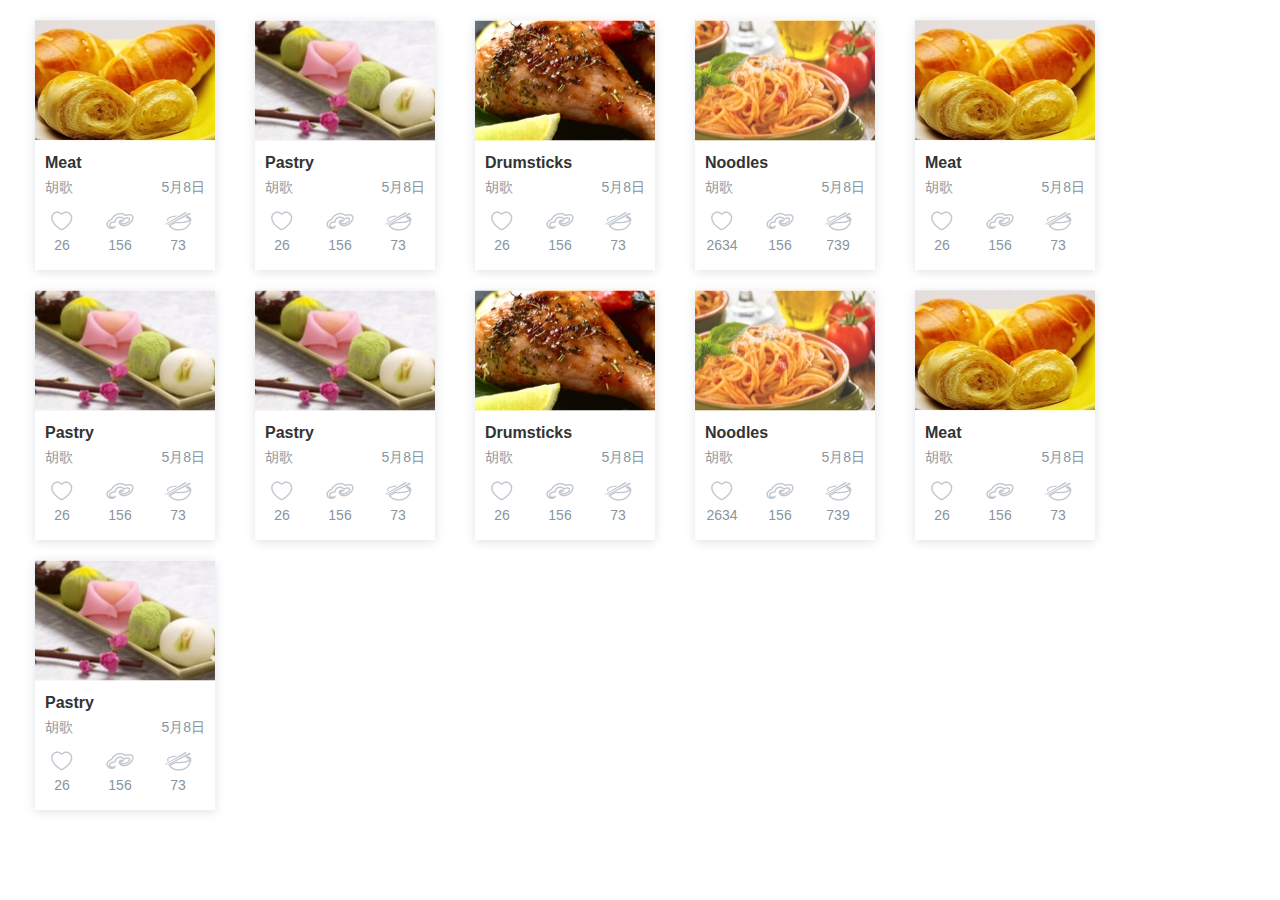
<file: fragrant.html>
<!DOCTYPE html>
<html lang="en">
<head>
    <meta charset="UTF-8">
    <title>菜品集</title>
    <meta name="viewport" content="width=device-width, initial-scale=1, maximum-scale=1, user-scalable-no" />
    <link rel="stylesheet" href="lib/css/bootstrap.min.css">
    <link rel="stylesheet" href="lib/css/fragrant.css">
</head>
<body>
<div class="container-fluid">
    <div class="row" id="frangrant1">
        <div class="pic1">
            <img src="lib/img/fragrant_pic1.jpg" />
        </div>
        <div class="fragrant_introduce">
            <p class="fragrant_name">Meat</p>
            <div class="fragrant_tt">
                <span class="fragrant_time">5月8日</span>
                <span class="fragrant_teacher">胡歌</span>
            </div>
            <div class="fragrant_data">
                <ul class="fragrant_ul">
                    <li class="fragrant_data_img_left">
                        <div class="fragrant_data_img1">
                            <img src="lib/img/icon_color.png">
                        </div>
                        <div class="fragrant_data_num">26</div>
                    </li>
                    <li class="fragrant_data_img_center">
                        <div class="fragrant_data_img2">
                            <img src="lib/img/icon_fragrant.png" >
                        </div>
                        <div class="fragrant_data_num">156</div>
                    </li>

                    <li class="fragrant_data_img_right">
                        <div class="fragrant_data_img3">
                            <div class="fragrant_data_img2">
                                <img src="lib/img/icon_eat.png" >
                            </div>
                        </div>
                        <div class="fragrant_data_num">73</div>
                    </li>
                </ul>
            </div>
        </div>
    </div>

    <div class="row">
        <div class="pic1">
            <img src="lib/img/fragrant_pic2.jpg" />
        </div>
        <div class="fragrant_introduce">
            <p class="fragrant_name">Pastry</p>
            <div class="fragrant_tt">
                <span class="fragrant_time">5月8日</span>
                <span class="fragrant_teacher">胡歌</span>
            </div>
            <div class="fragrant_data">
                <ul class="fragrant_ul">
                    <li class="fragrant_data_img_left">
                        <div class="fragrant_data_img1">
                            <img src="lib/img/icon_color.png">
                        </div>
                        <div class="fragrant_data_num">26</div>
                    </li>
                    <li class="fragrant_data_img_center">
                        <div class="fragrant_data_img2">
                            <img src="lib/img/icon_fragrant.png" >
                        </div>
                        <div class="fragrant_data_num">156</div>
                    </li>

                    <li class="fragrant_data_img_right">
                        <div class="fragrant_data_img3">
                            <div class="fragrant_data_img2">
                                <img src="lib/img/icon_eat.png" >
                            </div>
                        </div>
                        <div class="fragrant_data_num">73</div>
                    </li>
                </ul>
            </div>
        </div>
    </div>

    <div class="row">
        <div class="pic1">
            <img src="lib/img/fragrant_pic3.jpg" />
        </div>
        <div class="fragrant_introduce">
            <p class="fragrant_name">Drumsticks</p>
            <div class="fragrant_tt">
                <span class="fragrant_time">5月8日</span>
                <span class="fragrant_teacher">胡歌</span>
            </div>
            <div class="fragrant_data">
                <ul class="fragrant_ul">
                    <li class="fragrant_data_img_left">
                        <div class="fragrant_data_img1">
                            <img src="lib/img/icon_color.png">
                        </div>
                        <div class="fragrant_data_num">26</div>
                    </li>
                    <li class="fragrant_data_img_center">
                        <div class="fragrant_data_img2">
                            <img src="lib/img/icon_fragrant.png" >
                        </div>
                        <div class="fragrant_data_num">156</div>
                    </li>

                    <li class="fragrant_data_img_right">
                        <div class="fragrant_data_img3">
                            <div class="fragrant_data_img2">
                                <img src="lib/img/icon_eat.png" >
                            </div>
                        </div>
                        <div class="fragrant_data_num">73</div>
                    </li>
                </ul>
            </div>
        </div>
    </div>

    <div class="row">
        <div class="pic1">
            <img src="lib/img/fragrant_pic4.jpg" />
        </div>
        <div class="fragrant_introduce">
            <p class="fragrant_name">Noodles</p>
            <div class="fragrant_tt">
                <span class="fragrant_time">5月8日</span>
                <span class="fragrant_teacher">胡歌</span>
            </div>
            <div class="fragrant_data">
                <ul class="fragrant_ul">
                    <li class="fragrant_data_img_left">
                        <div class="fragrant_data_img1">
                            <img src="lib/img/icon_color.png">
                        </div>
                        <div class="fragrant_data_num">2634</div>
                    </li>
                    <li class="fragrant_data_img_center">
                        <div class="fragrant_data_img2">
                            <img src="lib/img/icon_fragrant.png" >
                        </div>
                        <div class="fragrant_data_num">156</div>
                    </li>

                    <li class="fragrant_data_img_right">
                        <div class="fragrant_data_img3">
                            <div class="fragrant_data_img2">
                                <img src="lib/img/icon_eat.png" >
                            </div>
                        </div>
                        <div class="fragrant_data_num">739</div>
                    </li>
                </ul>
            </div>
        </div>
    </div>

    <div class="row">
        <div class="pic1">
            <img src="lib/img/fragrant_pic1.jpg" />
        </div>
        <div class="fragrant_introduce">
            <p class="fragrant_name">Meat</p>
            <div class="fragrant_tt">
                <span class="fragrant_time">5月8日</span>
                <span class="fragrant_teacher">胡歌</span>
            </div>
            <div class="fragrant_data">
                <ul class="fragrant_ul">
                    <li class="fragrant_data_img_left">
                        <div class="fragrant_data_img1">
                            <img src="lib/img/icon_color.png">
                        </div>
                        <div class="fragrant_data_num">26</div>
                    </li>
                    <li class="fragrant_data_img_center">
                        <div class="fragrant_data_img2">
                            <img src="lib/img/icon_fragrant.png" >
                        </div>
                        <div class="fragrant_data_num">156</div>
                    </li>

                    <li class="fragrant_data_img_right">
                        <div class="fragrant_data_img3">
                            <div class="fragrant_data_img2">
                                <img src="lib/img/icon_eat.png" >
                            </div>
                        </div>
                        <div class="fragrant_data_num">73</div>
                    </li>
                </ul>
            </div>
        </div>
    </div>

    <div class="row">
        <div class="pic1">
            <img src="lib/img/fragrant_pic2.jpg" />
        </div>
        <div class="fragrant_introduce">
            <p class="fragrant_name">Pastry</p>
            <div class="fragrant_tt">
                <span class="fragrant_time">5月8日</span>
                <span class="fragrant_teacher">胡歌</span>
            </div>
            <div class="fragrant_data">
                <ul class="fragrant_ul">
                    <li class="fragrant_data_img_left">
                        <div class="fragrant_data_img1">
                            <img src="lib/img/icon_color.png">
                        </div>
                        <div class="fragrant_data_num">26</div>
                    </li>
                    <li class="fragrant_data_img_center">
                        <div class="fragrant_data_img2">
                            <img src="lib/img/icon_fragrant.png" >
                        </div>
                        <div class="fragrant_data_num">156</div>
                    </li>

                    <li class="fragrant_data_img_right">
                        <div class="fragrant_data_img3">
                            <div class="fragrant_data_img2">
                                <img src="lib/img/icon_eat.png" >
                            </div>
                        </div>
                        <div class="fragrant_data_num">73</div>
                    </li>
                </ul>
            </div>
        </div>
    </div>

    <div class="row">
        <div class="pic1">
            <img src="lib/img/fragrant_pic2.jpg" />
        </div>
        <div class="fragrant_introduce">
            <p class="fragrant_name">Pastry</p>
            <div class="fragrant_tt">
                <span class="fragrant_time">5月8日</span>
                <span class="fragrant_teacher">胡歌</span>
            </div>
            <div class="fragrant_data">
                <ul class="fragrant_ul">
                    <li class="fragrant_data_img_left">
                        <div class="fragrant_data_img1">
                            <img src="lib/img/icon_color.png">
                        </div>
                        <div class="fragrant_data_num">26</div>
                    </li>
                    <li class="fragrant_data_img_center">
                        <div class="fragrant_data_img2">
                            <img src="lib/img/icon_fragrant.png" >
                        </div>
                        <div class="fragrant_data_num">156</div>
                    </li>

                    <li class="fragrant_data_img_right">
                        <div class="fragrant_data_img3">
                            <div class="fragrant_data_img2">
                                <img src="lib/img/icon_eat.png" >
                            </div>
                        </div>
                        <div class="fragrant_data_num">73</div>
                    </li>
                </ul>
            </div>
        </div>
    </div>

    <div class="row">
        <div class="pic1">
            <img src="lib/img/fragrant_pic3.jpg" />
        </div>
        <div class="fragrant_introduce">
            <p class="fragrant_name">Drumsticks</p>
            <div class="fragrant_tt">
                <span class="fragrant_time">5月8日</span>
                <span class="fragrant_teacher">胡歌</span>
            </div>
            <div class="fragrant_data">
                <ul class="fragrant_ul">
                    <li class="fragrant_data_img_left">
                        <div class="fragrant_data_img1">
                            <img src="lib/img/icon_color.png">
                        </div>
                        <div class="fragrant_data_num">26</div>
                    </li>
                    <li class="fragrant_data_img_center">
                        <div class="fragrant_data_img2">
                            <img src="lib/img/icon_fragrant.png" >
                        </div>
                        <div class="fragrant_data_num">156</div>
                    </li>

                    <li class="fragrant_data_img_right">
                        <div class="fragrant_data_img3">
                            <div class="fragrant_data_img2">
                                <img src="lib/img/icon_eat.png" >
                            </div>
                        </div>
                        <div class="fragrant_data_num">73</div>
                    </li>
                </ul>
            </div>
        </div>
    </div>

    <div class="row">
        <div class="pic1">
            <img src="lib/img/fragrant_pic4.jpg" />
        </div>
        <div class="fragrant_introduce">
            <p class="fragrant_name">Noodles</p>
            <div class="fragrant_tt">
                <span class="fragrant_time">5月8日</span>
                <span class="fragrant_teacher">胡歌</span>
            </div>
            <div class="fragrant_data">
                <ul class="fragrant_ul">
                    <li class="fragrant_data_img_left">
                        <div class="fragrant_data_img1">
                            <img src="lib/img/icon_color.png">
                        </div>
                        <div class="fragrant_data_num">2634</div>
                    </li>
                    <li class="fragrant_data_img_center">
                        <div class="fragrant_data_img2">
                            <img src="lib/img/icon_fragrant.png" >
                        </div>
                        <div class="fragrant_data_num">156</div>
                    </li>

                    <li class="fragrant_data_img_right">
                        <div class="fragrant_data_img3">
                            <div class="fragrant_data_img2">
                                <img src="lib/img/icon_eat.png" >
                            </div>
                        </div>
                        <div class="fragrant_data_num">739</div>
                    </li>
                </ul>
            </div>
        </div>
    </div>

    <div class="row">
        <div class="pic1">
            <img src="lib/img/fragrant_pic1.jpg" />
        </div>
        <div class="fragrant_introduce">
            <p class="fragrant_name">Meat</p>
            <div class="fragrant_tt">
                <span class="fragrant_time">5月8日</span>
                <span class="fragrant_teacher">胡歌</span>
            </div>
            <div class="fragrant_data">
                <ul class="fragrant_ul">
                    <li class="fragrant_data_img_left">
                        <div class="fragrant_data_img1">
                            <img src="lib/img/icon_color.png">
                        </div>
                        <div class="fragrant_data_num">26</div>
                    </li>
                    <li class="fragrant_data_img_center">
                        <div class="fragrant_data_img2">
                            <img src="lib/img/icon_fragrant.png" >
                        </div>
                        <div class="fragrant_data_num">156</div>
                    </li>

                    <li class="fragrant_data_img_right">
                        <div class="fragrant_data_img3">
                            <div class="fragrant_data_img2">
                                <img src="lib/img/icon_eat.png" >
                            </div>
                        </div>
                        <div class="fragrant_data_num">73</div>
                    </li>
                </ul>
            </div>
        </div>
    </div>

    <div class="row">
        <div class="pic1">
            <img src="lib/img/fragrant_pic2.jpg" />
        </div>
        <div class="fragrant_introduce">
            <p class="fragrant_name">Pastry</p>
            <div class="fragrant_tt">
                <span class="fragrant_time">5月8日</span>
                <span class="fragrant_teacher">胡歌</span>
            </div>
            <div class="fragrant_data">
                <ul class="fragrant_ul">
                    <li class="fragrant_data_img_left">
                        <div class="fragrant_data_img1">
                            <img src="lib/img/icon_color.png">
                        </div>
                        <div class="fragrant_data_num">26</div>
                    </li>
                    <li class="fragrant_data_img_center">
                        <div class="fragrant_data_img2">
                            <img src="lib/img/icon_fragrant.png" >
                        </div>
                        <div class="fragrant_data_num">156</div>
                    </li>

                    <li class="fragrant_data_img_right">
                        <div class="fragrant_data_img3">
                            <div class="fragrant_data_img2">
                                <img src="lib/img/icon_eat.png" >
                            </div>
                        </div>
                        <div class="fragrant_data_num">73</div>
                    </li>
                </ul>
            </div>
        </div>
    </div>
</div>
    <script>
        var oFrangrant1 = document.getElementById("frangrant1");
        oFrangrant1.onclick = function(){
            window.open('comment.html');
        }
    </script>
</body>
</html>
</file>
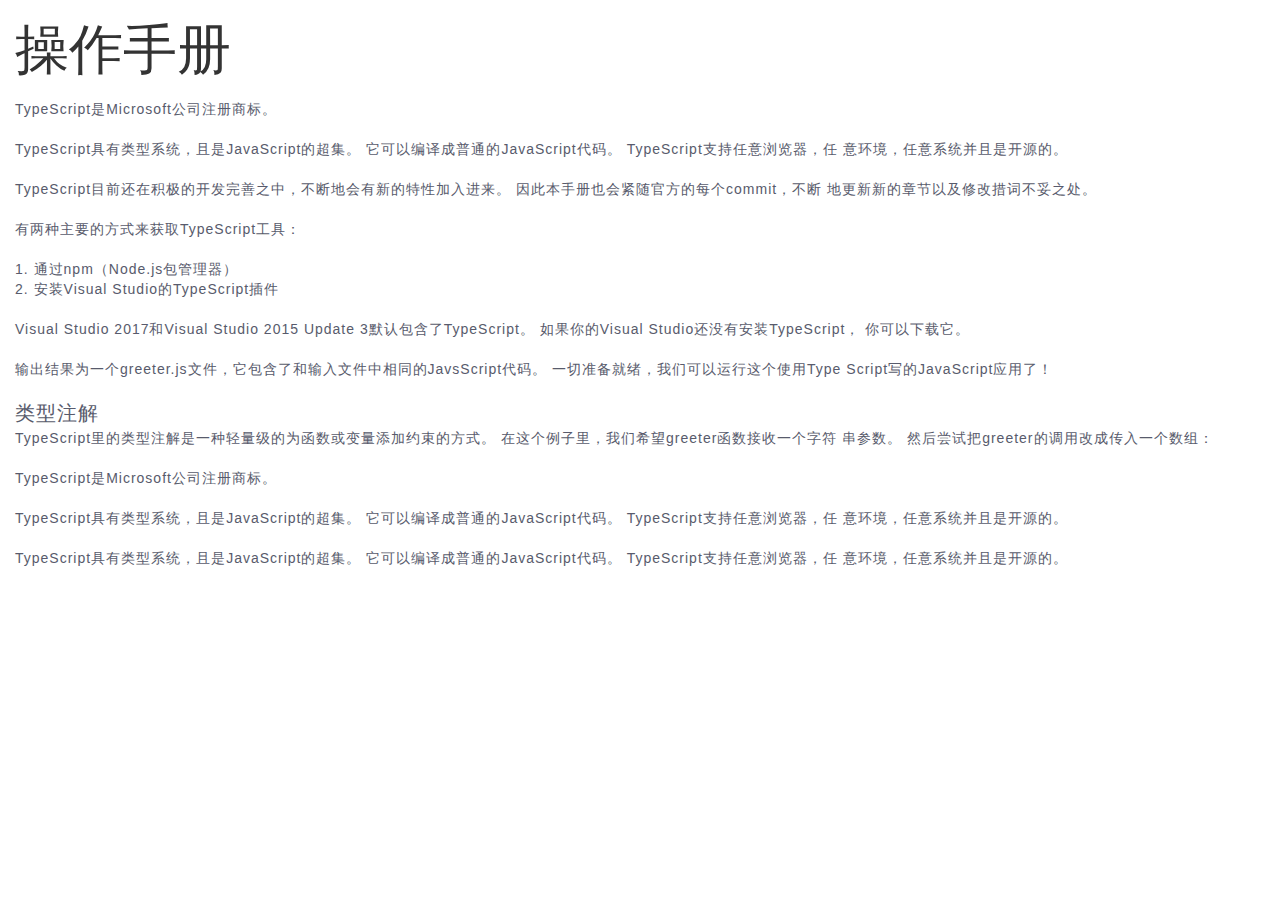
<file: manual.html>
<!DOCTYPE html>
<html lang="en">
<head>
    <meta charset="UTF-8">
    <title>操作手册</title>
    <meta name="viewport" content="width=device-width, initial-scale=1, maximum-scale=1, user-scalable-no" />
    <link rel="stylesheet" href="lib/css/bootstrap.min.css">
    <link rel="stylesheet" href="lib/css/manual.css">
</head>
<body>
    <div class="container-fluid">
        <h2 class="manual_title">操作手册</h2>
        <p class="manual_content">
            TypeScript是Microsoft公司注册商标。<br /><br />

            TypeScript具有类型系统，且是JavaScript的超集。 它可以编译成普通的JavaScript代码。 TypeScript支持任意浏览器，任
            意环境，任意系统并且是开源的。<br /><br />

            TypeScript目前还在积极的开发完善之中，不断地会有新的特性加入进来。 因此本手册也会紧随官方的每个commit，不断
            地更新新的章节以及修改措词不妥之处。<br /><br />

            有两种主要的方式来获取TypeScript工具：<br /><br />

            1. 通过npm（Node.js包管理器）<br />
            2. 安装Visual Studio的TypeScript插件<br /><br />

            Visual Studio 2017和Visual Studio 2015 Update 3默认包含了TypeScript。 如果你的Visual Studio还没有安装TypeScript，
            你可以下载它。<br /><br />

            输出结果为一个greeter.js文件，它包含了和输入文件中相同的JavsScript代码。 一切准备就绪，我们可以运行这个使用Type
            Script写的JavaScript应用了！<br /><br />

            <span class="manual_lit">类型注解</span><br />
            TypeScript里的类型注解是一种轻量级的为函数或变量添加约束的方式。 在这个例子里，我们希望greeter函数接收一个字符
            串参数。 然后尝试把greeter的调用改成传入一个数组：<br /><br />

            TypeScript是Microsoft公司注册商标。<br /><br />

            TypeScript具有类型系统，且是JavaScript的超集。 它可以编译成普通的JavaScript代码。 TypeScript支持任意浏览器，任
            意环境，任意系统并且是开源的。<br /><br />
            TypeScript具有类型系统，且是JavaScript的超集。 它可以编译成普通的JavaScript代码。 TypeScript支持任意浏览器，任
            意环境，任意系统并且是开源的。<br /><br />
        </p>
    </div>

</body>
</html>
</file>
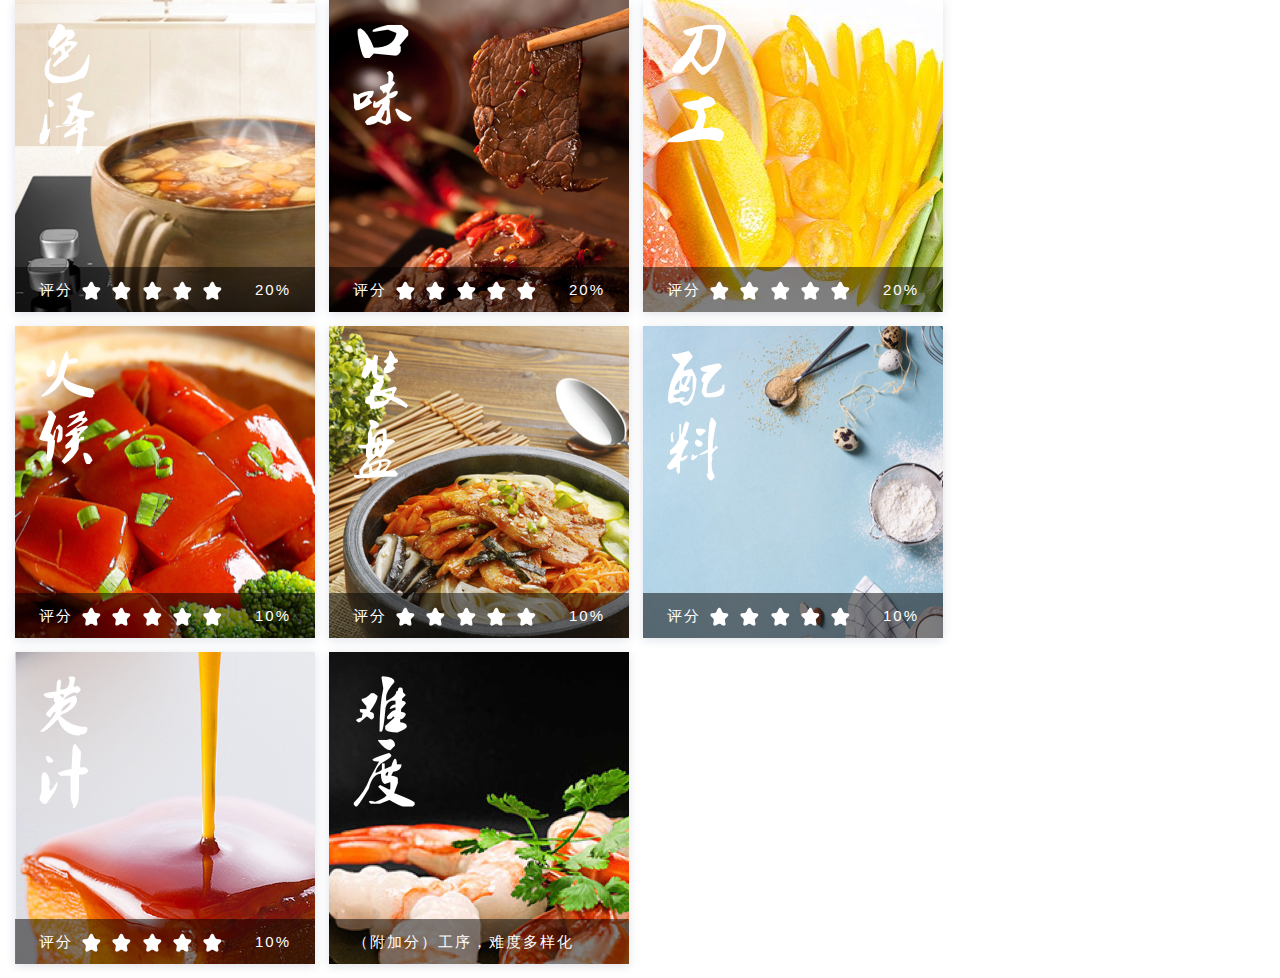
<file: standard.html>
<!DOCTYPE html>
<html lang="en">
<head>
    <meta charset="UTF-8">
    <title>评分标准</title>
    <meta name="viewport" content="width=device-width, initial-scale=1, maximum-scale=1, user-scalable-no" />
    <link rel="stylesheet" href="lib/css/bootstrap.min.css">
    <link rel="stylesheet" href="lib/css/standart.css">
</head>
<body>
    <div class="container-fluid">

        <div class="standart_bg">
            <div class="standart_bg1">
                <div class="standart_content">
                    <div class="standart_name">
                        <img src="lib/img/standart/text1.png">
                    </div>
                    <div class="standart_score">
                        <span class="standart_score_content">
                            <span class="standart_title">评分</span>
                            <span class="standart_star">
                                <img class="standart_img" src="lib/img/standart/sencond_icon3.png">
                                <img class="standart_img" src="lib/img/standart/sencond_icon3.png">
                                <img class="standart_img" src="lib/img/standart/sencond_icon3.png">
                                <img class="standart_img" src="lib/img/standart/sencond_icon3.png">
                                <img class="standart_img" src="lib/img/standart/sencond_icon3.png">
                            </span>
                            <span class="standart_all_score">20%</span>
                        </span>
                    </div>
                </div>
            </div>
        </div>

        <div class="standart_bg">
            <div class="standart_bg2">
                <div class="standart_content">
                    <div class="standart_name">
                        <img src="lib/img/standart/text2.png">
                    </div>
                    <div class="standart_score">
                        <span class="standart_score_content">
                            <span class="standart_title">评分</span>
                            <span class="standart_star">
                                <img class="standart_img" src="lib/img/standart/sencond_icon3.png">
                                <img class="standart_img" src="lib/img/standart/sencond_icon3.png">
                                <img class="standart_img" src="lib/img/standart/sencond_icon3.png">
                                <img class="standart_img" src="lib/img/standart/sencond_icon3.png">
                                <img class="standart_img" src="lib/img/standart/sencond_icon3.png">
                            </span>
                            <span class="standart_all_score">20%</span>
                        </span>
                    </div>
                </div>
            </div>
        </div>

        <div class="standart_bg">
            <div class="standart_bg3">
                <div class="standart_content">
                    <div class="standart_name">
                        <img src="lib/img/standart/text3.png">
                    </div>
                    <div class="standart_score">
                        <span class="standart_score_content">
                            <span class="standart_title">评分</span>
                            <span class="standart_star">
                                <img class="standart_img" src="lib/img/standart/sencond_icon3.png">
                                <img class="standart_img" src="lib/img/standart/sencond_icon3.png">
                                <img class="standart_img" src="lib/img/standart/sencond_icon3.png">
                                <img class="standart_img" src="lib/img/standart/sencond_icon3.png">
                                <img class="standart_img" src="lib/img/standart/sencond_icon3.png">
                            </span>
                            <span class="standart_all_score">20%</span>
                        </span>
                    </div>
                </div>
            </div>
        </div>

        <div class="standart_bg">
            <div class="standart_bg4">
                <div class="standart_content">
                    <div class="standart_name">
                        <img src="lib/img/standart/text4.png">
                    </div>
                    <div class="standart_score">
                        <span class="standart_score_content">
                            <span class="standart_title">评分</span>
                            <span class="standart_star">
                                <img class="standart_img" src="lib/img/standart/sencond_icon3.png">
                                <img class="standart_img" src="lib/img/standart/sencond_icon3.png">
                                <img class="standart_img" src="lib/img/standart/sencond_icon3.png">
                                <img class="standart_img" src="lib/img/standart/sencond_icon3.png">
                                <img class="standart_img" src="lib/img/standart/sencond_icon3.png">
                            </span>
                            <span class="standart_all_score">10%</span>
                        </span>
                    </div>
                </div>
            </div>
        </div>

        <div class="standart_bg">
            <div class="standart_bg5">
                <div class="standart_content">
                    <div class="standart_name">
                        <img src="lib/img/standart/text5.png">
                    </div>
                    <div class="standart_score">
                        <span class="standart_score_content">
                            <span class="standart_title">评分</span>
                            <span class="standart_star">
                                <img class="standart_img" src="lib/img/standart/sencond_icon3.png">
                                <img class="standart_img" src="lib/img/standart/sencond_icon3.png">
                                <img class="standart_img" src="lib/img/standart/sencond_icon3.png">
                                <img class="standart_img" src="lib/img/standart/sencond_icon3.png">
                                <img class="standart_img" src="lib/img/standart/sencond_icon3.png">
                            </span>
                            <span class="standart_all_score">10%</span>
                        </span>
                    </div>
                </div>
            </div>
        </div>

        <div class="standart_bg">
            <div class="standart_bg6">
                <div class="standart_content">
                    <div class="standart_name">
                        <img src="lib/img/standart/text6.png">
                    </div>
                    <div class="standart_score">
                        <span class="standart_score_content">
                            <span class="standart_title">评分</span>
                            <span class="standart_star">
                                <img class="standart_img" src="lib/img/standart/sencond_icon3.png">
                                <img class="standart_img" src="lib/img/standart/sencond_icon3.png">
                                <img class="standart_img" src="lib/img/standart/sencond_icon3.png">
                                <img class="standart_img" src="lib/img/standart/sencond_icon3.png">
                                <img class="standart_img" src="lib/img/standart/sencond_icon3.png">
                            </span>
                            <span class="standart_all_score">10%</span>
                        </span>
                    </div>
                </div>
            </div>
        </div>

        <div class="standart_bg">
            <div class="standart_bg7">
                <div class="standart_content">
                    <div class="standart_name">
                        <img src="lib/img/standart/text7.png">
                    </div>
                    <div class="standart_score">
                        <span class="standart_score_content">
                            <span class="standart_title">评分</span>
                            <span class="standart_star">
                                <img class="standart_img" src="lib/img/standart/sencond_icon3.png">
                                <img class="standart_img" src="lib/img/standart/sencond_icon3.png">
                                <img class="standart_img" src="lib/img/standart/sencond_icon3.png">
                                <img class="standart_img" src="lib/img/standart/sencond_icon3.png">
                                <img class="standart_img" src="lib/img/standart/sencond_icon3.png">
                            </span>
                            <span class="standart_all_score">10%</span>
                        </span>
                    </div>
                </div>
            </div>
        </div>

        <div class="standart_bg">
            <div class="standart_bg8">
                <div class="standart_content">
                    <div class="standart_name">
                        <img src="lib/img/standart/text8.png">
                    </div>
                    <div class="standart_score">
                        <span class="standart_score_content">
                            <span class="standart_title" id="standart_hard">（附加分）工序，难度多样化</span>
                        </span>
                    </div>
                </div>
            </div>
        </div>
    </div>
</body>
</html>
</file>
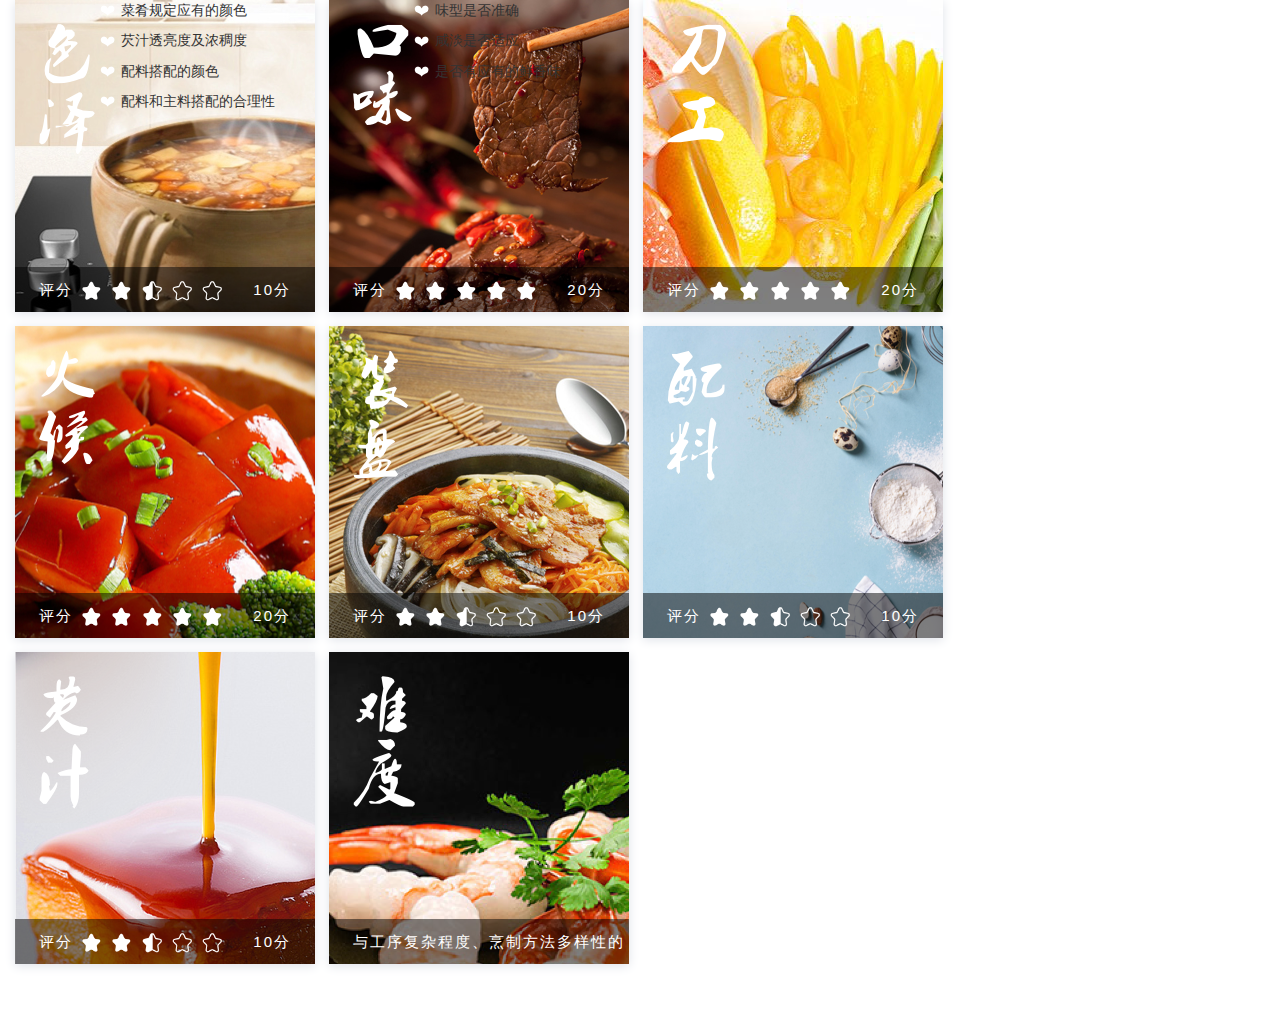
<file: standard_details.html>
<!DOCTYPE html>
<html lang="en">
<head>
    <meta charset="UTF-8">
    <title>评分标准</title>
    <meta name="viewport" content="width=device-width, initial-scale=1, maximum-scale=1, user-scalable-no" />
    <link rel="stylesheet" href="lib/css/bootstrap.min.css">
    <link rel="stylesheet" href="lib/css/standart.css">
</head>
<body>
    <div class="container-fluid">

        <div class="standart_bg">
            <div class="standart_bg1">
                <div class="standart_content">
                    <div class="standart_name">
                        <img src="lib/img/standart/text1.png">
                    </div>
                    <div class="standart_details">
                        <p class="standart_content_details">
                            <img src="lib/img/text_symbol.png">
                            菜肴规定应有的颜色
                        </p>
                        <p class="standart_content_details">
                            <img src="lib/img/text_symbol.png">
                            芡汁透亮度及浓稠度
                        </p>
                        <p class="standart_content_details">
                            <img src="lib/img/text_symbol.png">
                            配料搭配的颜色
                        </p>
                        <p class="standart_content_details">
                            <img src="lib/img/text_symbol.png">
                            配料和主料搭配的合理性
                        </p>
                    </div>
                    <div class="standart_score">
                        <span class="standart_score_content">
                            <span class="standart_title">评分</span>
                            <span class="standart_star">
                                <img class="standart_img" src="lib/img/standart/sencond_icon3.png">
                                <img class="standart_img" src="lib/img/standart/sencond_icon3.png">
                                <img class="standart_img" src="lib/img/standart/sencond_icon4.png">
                                <img class="standart_img" src="lib/img/standart/sencond_icon5.png">
                                <img class="standart_img" src="lib/img/standart/sencond_icon5.png">
                            </span>
                            <span class="standart_all_score">10分</span>
                        </span>
                    </div>
                </div>
            </div>
        </div>

        <div class="standart_bg">
            <div class="standart_bg2">
                <div class="standart_content">
                    <div class="standart_name">
                        <img src="lib/img/standart/text2.png">
                    </div>
                    <div class="standart_details">
                        <p class="standart_content_details">
                            <img src="lib/img/text_symbol.png">
                            味型是否准确
                        </p>
                        <p class="standart_content_details">
                            <img src="lib/img/text_symbol.png">
                            咸淡是否适应
                        </p>
                        <p class="standart_content_details">
                            <img src="lib/img/text_symbol.png">
                            是否有应有的鲜香味
                        </p>
                    </div>
                    <div class="standart_score">
                        <span class="standart_score_content">
                            <span class="standart_title">评分</span>
                            <span class="standart_star">
                                <img class="standart_img" src="lib/img/standart/sencond_icon3.png">
                                <img class="standart_img" src="lib/img/standart/sencond_icon3.png">
                                <img class="standart_img" src="lib/img/standart/sencond_icon3.png">
                                <img class="standart_img" src="lib/img/standart/sencond_icon3.png">
                                <img class="standart_img" src="lib/img/standart/sencond_icon3.png">
                            </span>
                            <span class="standart_all_score">20分</span>
                        </span>
                    </div>
                </div>
            </div>
        </div>

        <div class="standart_bg">
            <div class="standart_bg3">
                <div class="standart_content">
                    <div class="standart_name">
                        <img src="lib/img/standart/text3.png">
                    </div>
                    <div class="standart_score">
                        <span class="standart_score_content">
                            <span class="standart_title">评分</span>
                            <span class="standart_star">
                                <img class="standart_img" src="lib/img/standart/sencond_icon3.png">
                                <img class="standart_img" src="lib/img/standart/sencond_icon3.png">
                                <img class="standart_img" src="lib/img/standart/sencond_icon3.png">
                                <img class="standart_img" src="lib/img/standart/sencond_icon3.png">
                                <img class="standart_img" src="lib/img/standart/sencond_icon3.png">
                            </span>
                            <span class="standart_all_score">20分</span>
                        </span>
                    </div>
                </div>
            </div>
        </div>

        <div class="standart_bg">
            <div class="standart_bg4">
                <div class="standart_content">
                    <div class="standart_name">
                        <img src="lib/img/standart/text4.png">
                    </div>
                    <div class="standart_score">
                        <span class="standart_score_content">
                            <span class="standart_title">评分</span>
                            <span class="standart_star">
                                <img class="standart_img" src="lib/img/standart/sencond_icon3.png">
                                <img class="standart_img" src="lib/img/standart/sencond_icon3.png">
                                <img class="standart_img" src="lib/img/standart/sencond_icon3.png">
                                <img class="standart_img" src="lib/img/standart/sencond_icon3.png">
                                <img class="standart_img" src="lib/img/standart/sencond_icon3.png">
                            </span>
                            <span class="standart_all_score">20分</span>
                        </span>
                    </div>
                </div>
            </div>
        </div>

        <div class="standart_bg">
            <div class="standart_bg5">
                <div class="standart_content">
                    <div class="standart_name">
                        <img src="lib/img/standart/text5.png">
                    </div>
                    <div class="standart_score">
                        <span class="standart_score_content">
                            <span class="standart_title">评分</span>
                            <span class="standart_star">
                                <img class="standart_img" src="lib/img/standart/sencond_icon3.png">
                                <img class="standart_img" src="lib/img/standart/sencond_icon3.png">
                                <img class="standart_img" src="lib/img/standart/sencond_icon4.png">
                                <img class="standart_img" src="lib/img/standart/sencond_icon5.png">
                                <img class="standart_img" src="lib/img/standart/sencond_icon5.png">
                            </span>
                            <span class="standart_all_score">10分</span>
                        </span>
                    </div>
                </div>
            </div>
        </div>

        <div class="standart_bg">
            <div class="standart_bg6">
                <div class="standart_content">
                    <div class="standart_name">
                        <img src="lib/img/standart/text6.png">
                    </div>
                    <div class="standart_score">
                        <span class="standart_score_content">
                            <span class="standart_title">评分</span>
                            <span class="standart_star">
                                <img class="standart_img" src="lib/img/standart/sencond_icon3.png">
                                <img class="standart_img" src="lib/img/standart/sencond_icon3.png">
                                <img class="standart_img" src="lib/img/standart/sencond_icon4.png">
                                <img class="standart_img" src="lib/img/standart/sencond_icon5.png">
                                <img class="standart_img" src="lib/img/standart/sencond_icon5.png">
                            </span>
                            <span class="standart_all_score">10分</span>
                        </span>
                    </div>
                </div>
            </div>
        </div>

        <div class="standart_bg">
            <div class="standart_bg7">
                <div class="standart_content">
                    <div class="standart_name">
                        <img src="lib/img/standart/text7.png">
                    </div>
                    <div class="standart_score">
                        <span class="standart_score_content">
                            <span class="standart_title">评分</span>
                            <span class="standart_star">
                                <img class="standart_img" src="lib/img/standart/sencond_icon3.png">
                                <img class="standart_img" src="lib/img/standart/sencond_icon3.png">
                                <img class="standart_img" src="lib/img/standart/sencond_icon4.png">
                                <img class="standart_img" src="lib/img/standart/sencond_icon5.png">
                                <img class="standart_img" src="lib/img/standart/sencond_icon5.png">
                            </span>
                            <span class="standart_all_score">10分</span>
                        </span>
                    </div>
                </div>
            </div>
        </div>

        <div class="standart_bg">
            <div class="standart_bg8">
                <div class="standart_content">
                    <div class="standart_name">
                        <img src="lib/img/standart/text8.png">
                    </div>
                    <div class="standart_score">
                        <span class="standart_score_content">
                            <span class="standart_title" id="standart_hard">与工序复杂程度、烹制方法多样性的不同给分</span>
                        </span>
                    </div>
                </div>
            </div>
        </div>
    </div>
</body>
</html>
</file>
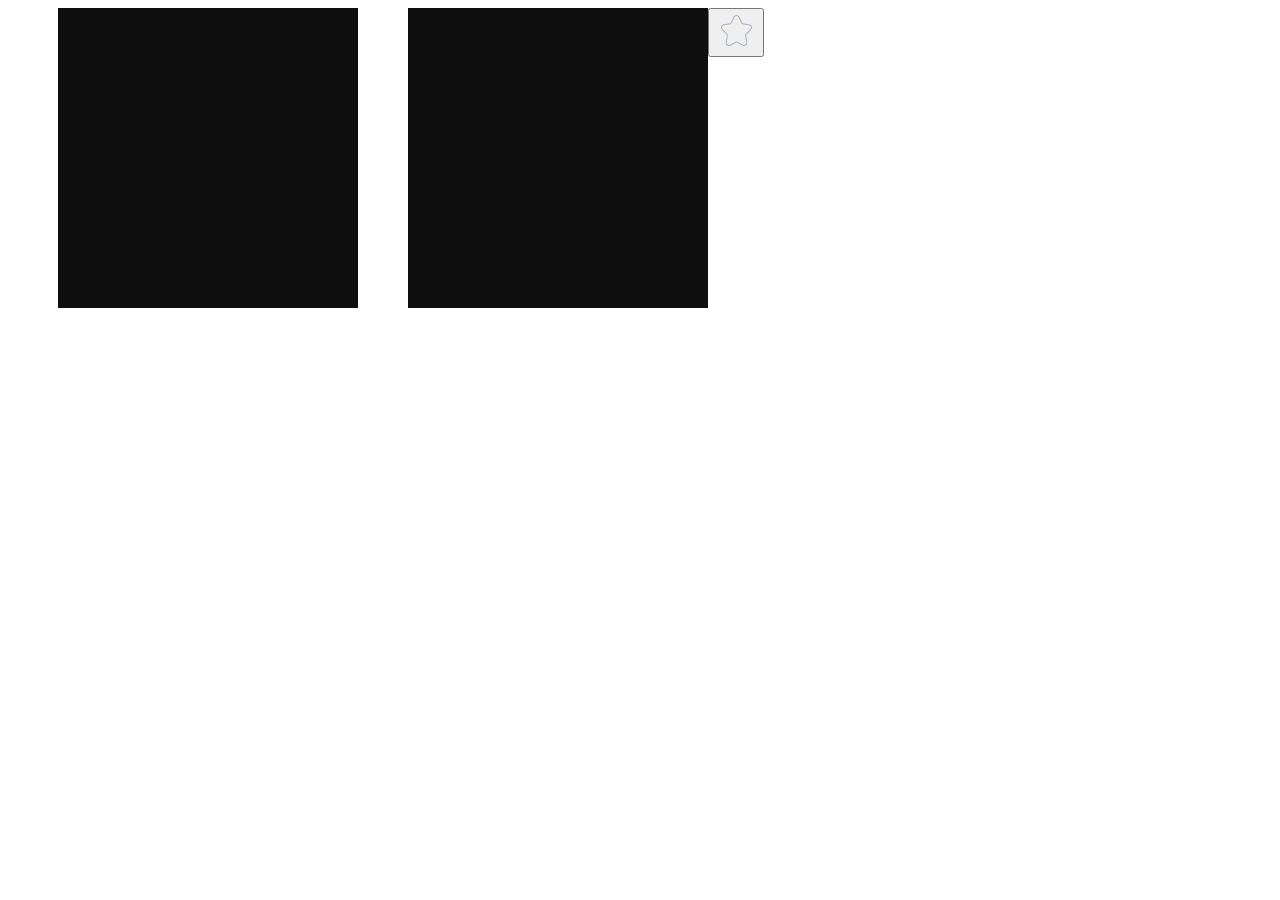
<file: 测试.html>
<!DOCTYPE html>
<html lang="en">
<head>
    <meta charset="UTF-8">
    <title>Title</title>
    <style>
        div{
            background:#0f0f0f;
            width:300px;
            height:300px;
            float:left;
            margin-left:50px;
        }
    </style>
</head>
<body>
    <div id="div1"></div>
    <div id="div2"></div>
    <button id="btn1">
        <img src="lib/img/standart/sencond_icon6.png" id="img1">
    </button>

    <script>
        var oDiv1 = document.getElementById('div1');
        var oDiv2 = document.getElementById('div2');

        oDiv1.onclick = function () {
            oDiv1.style.background = '#666';
            oDiv2.style.background ='#333';
        };

        oDiv2.onclick = function (){
            oDiv2.style.background = '#666';
            oDiv1.style.background = '#333';
        };

        var oBtn = document.getElementById('btn1');
        var oImg = document.getElementById('img1');
        var oArr = ['lib/img/standart/sencond_icon8.png'];

        oBtn.onclick = function(){
            oImg.src = oArr[0];
        }

    </script>
</body>
</html>
</file>
<file: lib/css/fragrant.css>
.row {
    width:180px;
    height:250px;
    box-shadow:0px 2px 10px #DFE2E9;
    background:white;
    float:left;
    margin-top: 20px;
        margin-left: 20px;
    margin-right: 20px;
}

.pic1 {
    width:100%;
    height:120px;
}

.fragrant_introduce {
    padding:0 10px;
}

.fragrant_tt{
    color:#88959F;
    font-size:14px;
    font-weight:400;
    margin-top:-8px;
    overflow:hidden;
}
.fragrant_name {
    font-size:16px;
    color:#333;
    font-weight:bold;
    padding-top:12px;
}

.fragrant_time {
    float:right;
}

.fragrant_ul {
    width:100%;
    height:50px;
    margin-top:10px;
}

.fragrant_ul li {
    list-style:none;
    float:left;
    width:50px;
}

.fragrant_data_img_left {
    margin-left:-48px;
    text-align: center;
}

.fragrant_data_img_center {
    margin-left:8px;
    text-align:center;
}

.fragrant_data_img_right {
    margin-left:8px;
    text-align:center;
}

.fragrant_data_num {
    color:#88959F;
    font-size:14px;
    font-weight:300;
}
</file>
<file: lib/css/manual.css>
.manual_title {
    text-align: left;
    color:#333;
    font-size:54px;
    font-weight:500;
}

.manual_content {
    color:#585B6C;
    padding-top:10px;
    font-size:14px;
    font-weight: 400;
    text-align:left;
    letter-spacing:1px;
}

.manual_lit {
    font-size:20px;
    font-weight: 500;
}
</file>
<file: lib/css/standart.css>
.standart_bg {
    width:300px;
    height:312px;
    box-shadow:0px 2px 10px #DFE2E9;
    position:relative;
    float:left;
    margin-right:14px;
    margin-bottom:14px;
}
.standart_bg1 {
    width:100%;
    height:100%;
    background-image:url(../img/standart/standard_1.png);
}
.standart_bg2 {
    width:100%;
    height:100%;
    background-image:url(../img/standart/standard_2.png);
}
.standart_bg3 {
    width:100%;
    height:100%;
    background-image:url(../img/standart/standard_3.png);
}
.standart_bg4 {
    width:100%;
    height:100%;
    background-image:url(../img/standart/standard_4.png);
}
.standart_bg5 {
    width:100%;
    height:100%;
    background-image:url(../img/standart/standard_5.png);
}
.standart_bg6 {
    width:100%;
    height:100%;
    background-image:url(../img/standart/standard_6.png);
}
.standart_bg7 {
    width:100%;
    height:100%;
    background-image:url(../img/standart/standard_7.png);
}
.standart_bg8 {
    width:100%;
    height:100%;
    background-image:url(../img/standart/standard_8.png);
}
.standart_content{
    width:100%;
    height:100%;
    position:relative;
}
/*
.standart_content {
    width:100%;
    height:100%;
    background-image:url(../img/standart/standart_score_bg.png);
    position:absolute;
}
*/
.standart_name {
    width:60px;
    height:160px;
    position:relative;
    margin-left:24px;
    padding-top:24px;
    float:left;
}
.standart_score {
    width:100%;
    height:45px;
    background-image:url(../img/standart/standart_score_bg.png);
    position:absolute;
    bottom: 0;
    margin-bottom: 0;
}

.standart_score_content {
    padding:0 24px;
    line-height:45px;
    color:#fff;
    font-size:15px;
    font-weight:300;
    letter-spacing: 2px;
}

.standart_all_score {
    float:right;
    padding-right:24px;
}

.standart_img {
    width:24px;
    height:24px;
}

#standart_hard {
    text-align:center;
}
/*
.standart_details {
    position:relative;
    float:left;
    margin-left:20px;
    margin-top:20px;
}

.standart_details p {
    color:#fff;
    font-size:16px;
    font-weight:300;
}
*/
</file>
